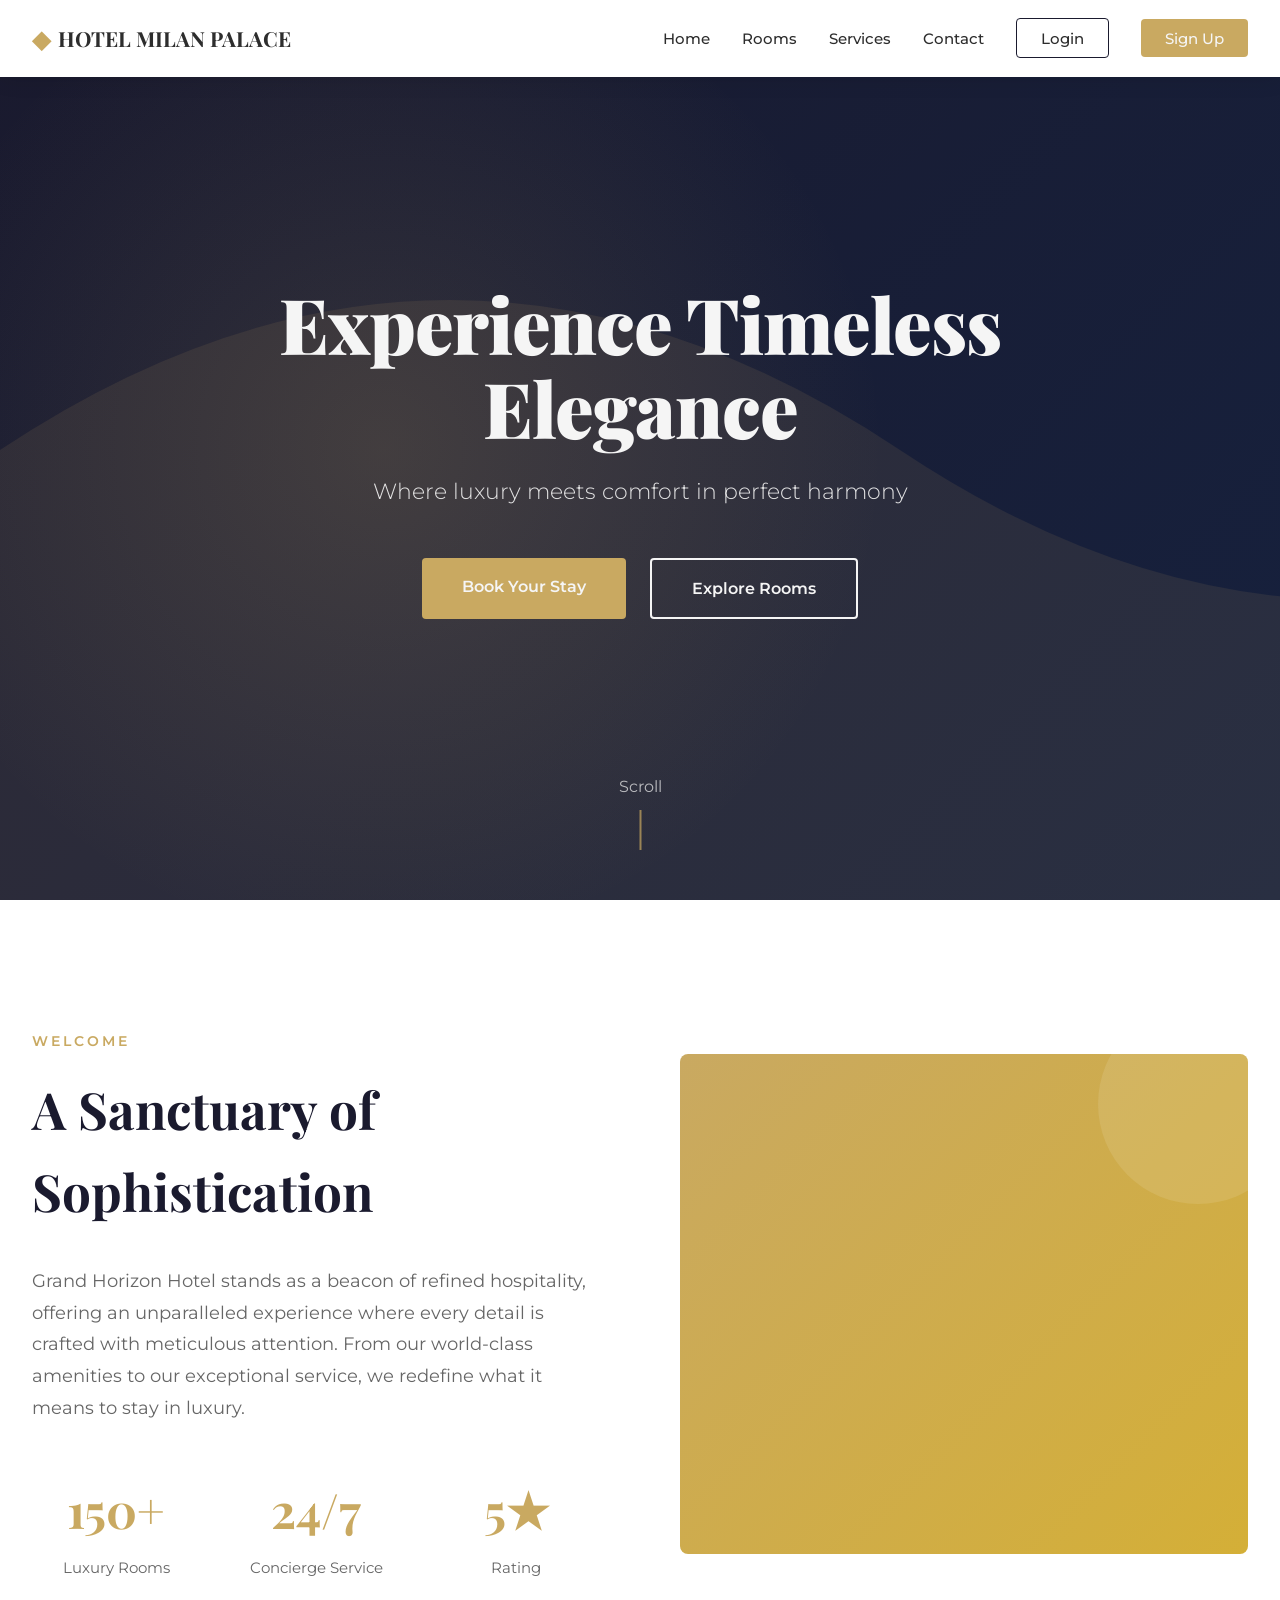
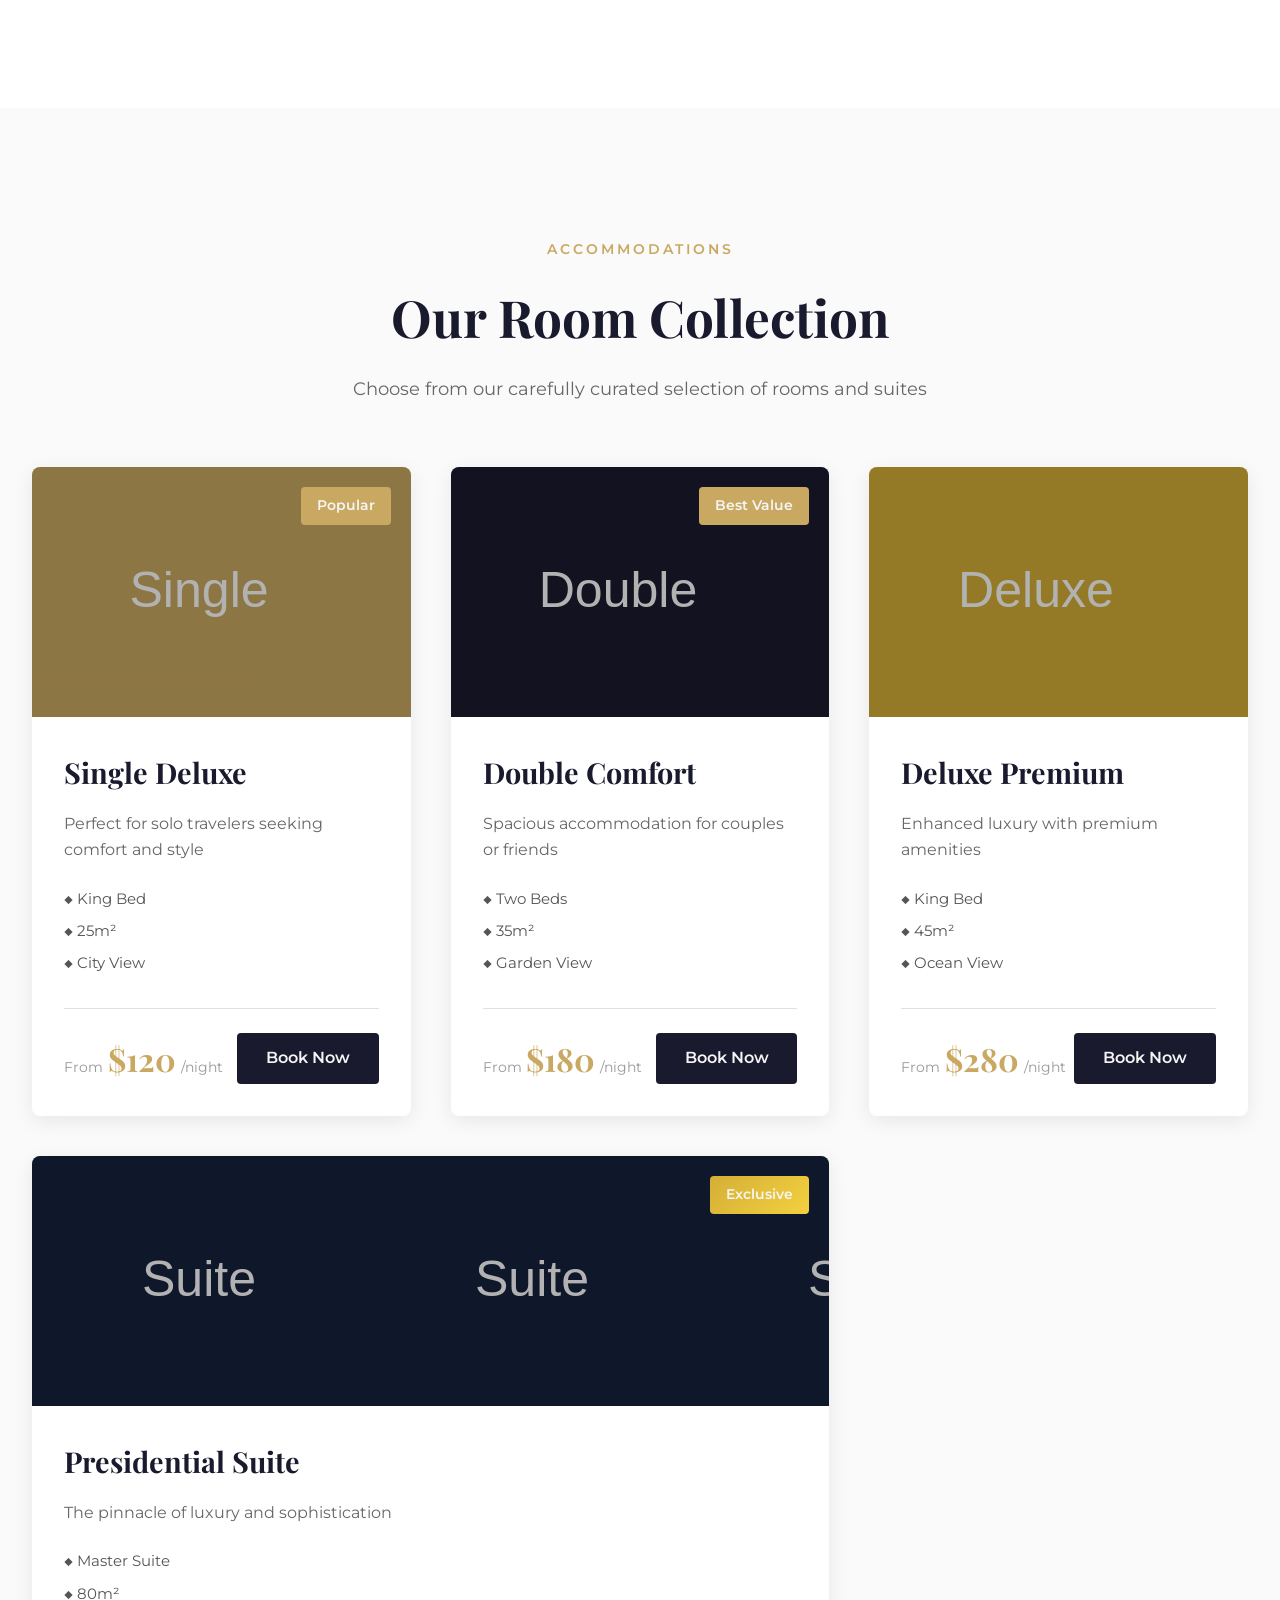
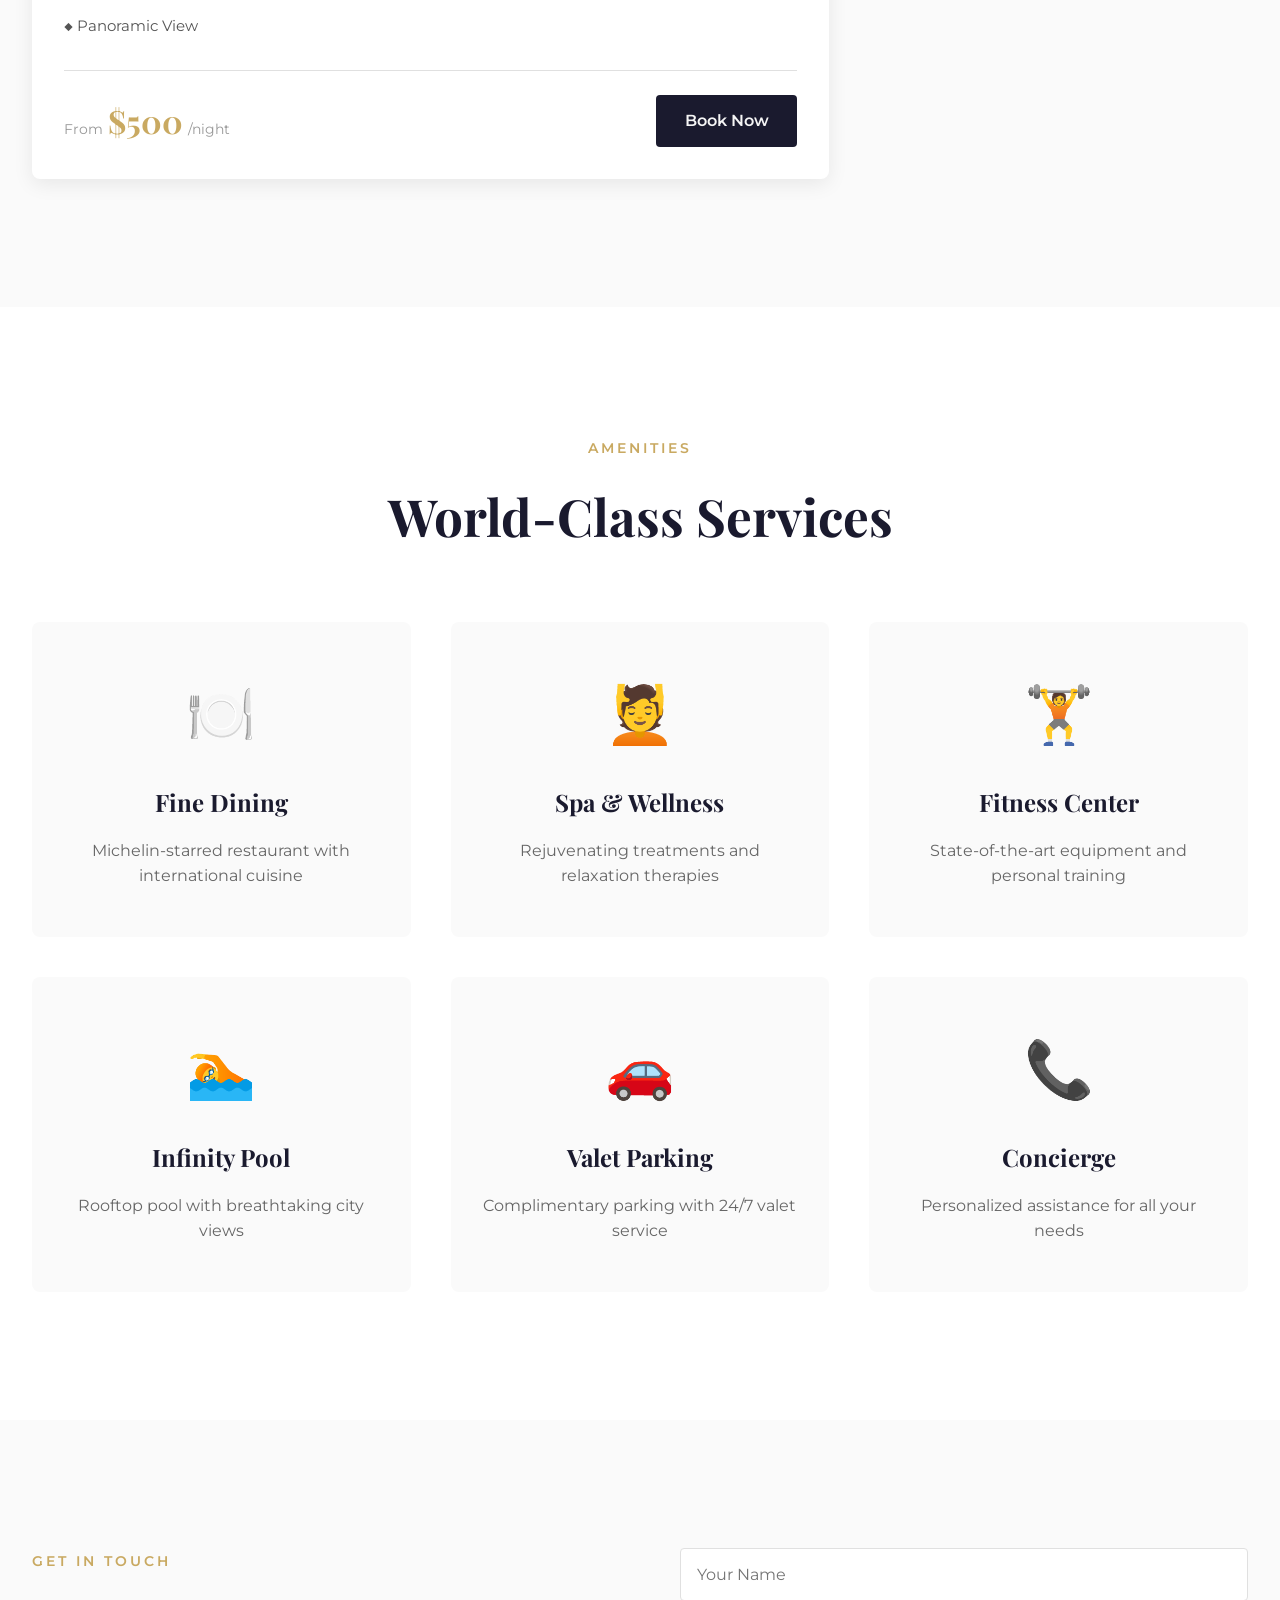
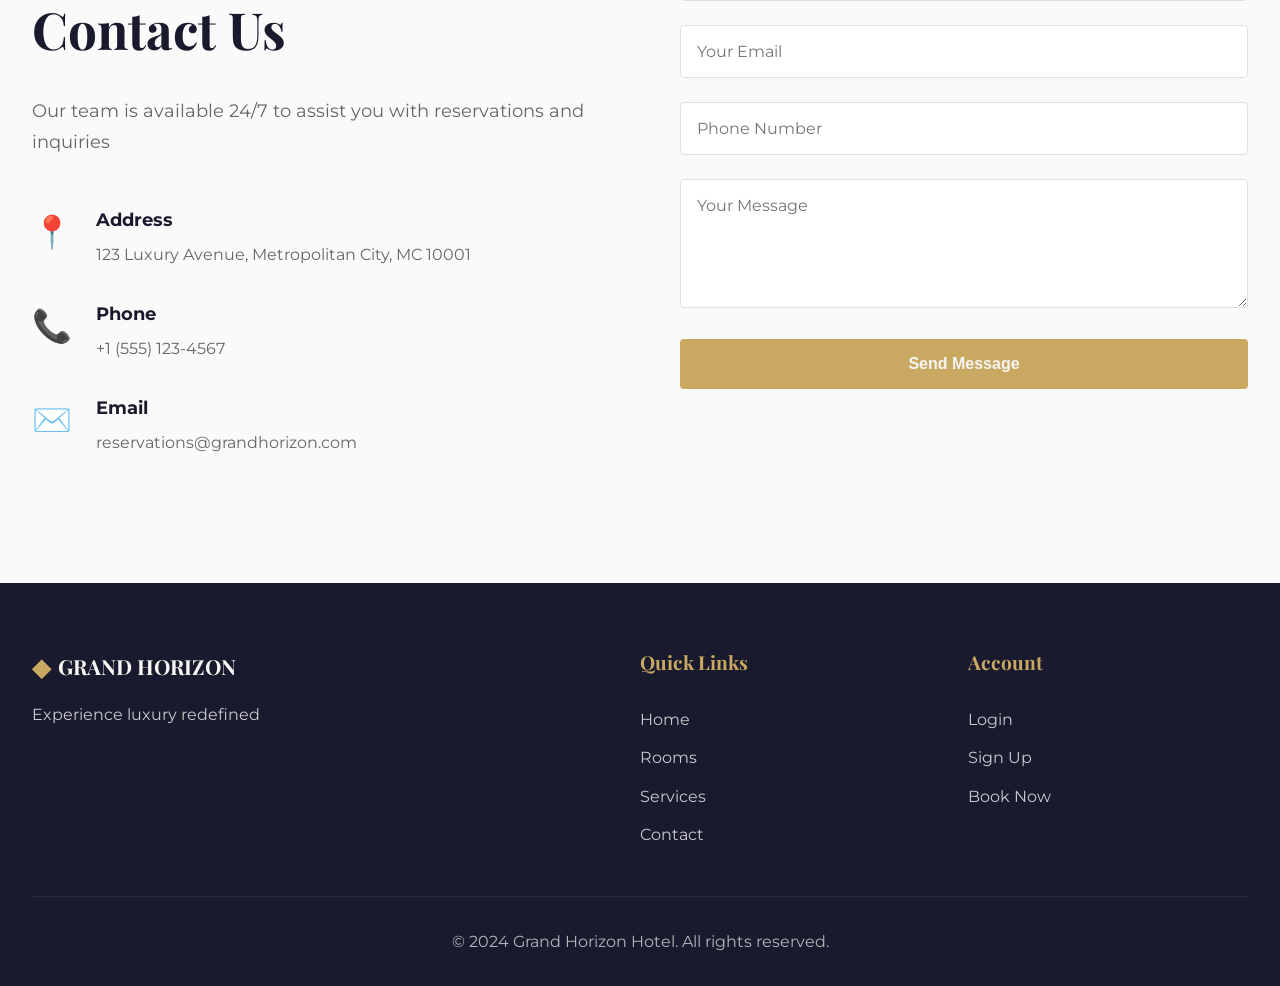
<file: hmp/index.html>
<!DOCTYPE html>
<html lang="en">
<head>
    <meta charset="UTF-8">
    <meta name="viewport" content="width=device-width, initial-scale=1.0">
    <title>Hotel Milan Palace,Prayagraj</title>
    <link rel="stylesheet" href="style.css">
    <link href="https://fonts.googleapis.com/css2?family=Playfair+Display:wght@400;700;900&family=Montserrat:wght@300;400;500;600&display=swap" rel="stylesheet">
</head>
<body>
    <!-- Navigation Bar -->
    <nav class="navbar" id="navbar">
        <div class="nav-container">
            <div class="logo">
                <span class="logo-icon">◆</span>
                <span class="logo-text">HOTEL MILAN PALACE</span>
            </div>
            <ul class="nav-menu" id="navMenu">
                <li><a href="#home" class="nav-link">Home</a></li>
                <li><a href="#rooms" class="nav-link">Rooms</a></li>
                <li><a href="#services" class="nav-link">Services</a></li>
                <li><a href="#contact" class="nav-link">Contact</a></li>
                <li><a href="login.html" class="nav-link nav-btn">Login</a></li>
                <li><a href="signup.html" class="nav-link nav-btn-primary">Sign Up</a></li>
            </ul>
            <div class="hamburger" id="hamburger">
                <span></span>
                <span></span>
                <span></span>
            </div>
        </div>
    </nav>

    <!-- Hero Section -->
    <section class="hero" id="home">
        <div class="hero-overlay"></div>
        <div class="hero-content">
            <h1 class="hero-title fade-in">Experience Timeless Elegance</h1>
            <p class="hero-subtitle fade-in-delay">Where luxury meets comfort in perfect harmony</p>
            <div class="hero-buttons fade-in-delay-2">
                <a href="booking.html" class="btn btn-primary">Book Your Stay</a>
                <a href="#rooms" class="btn btn-secondary">Explore Rooms</a>
            </div>
        </div>
        <div class="scroll-indicator">
            <span>Scroll</span>
            <div class="scroll-line"></div>
        </div>
    </section>

    <!-- Introduction Section -->
    <section class="intro-section">
        <div class="container">
            <div class="intro-grid">
                <div class="intro-text">
                    <span class="section-label">WELCOME</span>
                    <h2 class="section-title">A Sanctuary of Sophistication</h2>
                    <p class="intro-description">
                        Grand Horizon Hotel stands as a beacon of refined hospitality, offering an unparalleled 
                        experience where every detail is crafted with meticulous attention. From our world-class 
                        amenities to our exceptional service, we redefine what it means to stay in luxury.
                    </p>
                    <div class="intro-stats">
                        <div class="stat-item">
                            <h3>150+</h3>
                            <p>Luxury Rooms</p>
                        </div>
                        <div class="stat-item">
                            <h3>24/7</h3>
                            <p>Concierge Service</p>
                        </div>
                        <div class="stat-item">
                            <h3>5★</h3>
                            <p>Rating</p>
                        </div>
                    </div>
                </div>
                <div class="intro-image">
                    <div class="image-placeholder">
                        <div class="image-decoration"></div>
                    </div>
                </div>
            </div>
        </div>
    </section>

    <!-- Room Categories Section -->
    <section class="rooms-section" id="rooms">
        <div class="container">
            <div class="section-header">
                <span class="section-label">ACCOMMODATIONS</span>
                <h2 class="section-title">Our Room Collection</h2>
                <p class="section-description">Choose from our carefully curated selection of rooms and suites</p>
            </div>
            
            <div class="rooms-grid">
                <!-- Single Room -->
                <div class="room-card">
                    <div class="room-image room-single">
                        <div class="room-badge">Popular</div>
                    </div>
                    <div class="room-content">
                        <h3 class="room-title">Single Deluxe</h3>
                        <p class="room-description">Perfect for solo travelers seeking comfort and style</p>
                        <div class="room-features">
                            <span>◆ King Bed</span>
                            <span>◆ 25m²</span>
                            <span>◆ City View</span>
                        </div>
                        <div class="room-footer">
                            <div class="room-price">
                                <span class="price-label">From</span>
                                <span class="price-amount">$120</span>
                                <span class="price-period">/night</span>
                            </div>
                            <a href="booking.html" class="btn-book">Book Now</a>
                        </div>
                    </div>
                </div>

                <!-- Double Room -->
                <div class="room-card">
                    <div class="room-image room-double">
                        <div class="room-badge">Best Value</div>
                    </div>
                    <div class="room-content">
                        <h3 class="room-title">Double Comfort</h3>
                        <p class="room-description">Spacious accommodation for couples or friends</p>
                        <div class="room-features">
                            <span>◆ Two Beds</span>
                            <span>◆ 35m²</span>
                            <span>◆ Garden View</span>
                        </div>
                        <div class="room-footer">
                            <div class="room-price">
                                <span class="price-label">From</span>
                                <span class="price-amount">$180</span>
                                <span class="price-period">/night</span>
                            </div>
                            <a href="booking.html" class="btn-book">Book Now</a>
                        </div>
                    </div>
                </div>

                <!-- Deluxe Room -->
                <div class="room-card">
                    <div class="room-image room-deluxe"></div>
                    <div class="room-content">
                        <h3 class="room-title">Deluxe Premium</h3>
                        <p class="room-description">Enhanced luxury with premium amenities</p>
                        <div class="room-features">
                            <span>◆ King Bed</span>
                            <span>◆ 45m²</span>
                            <span>◆ Ocean View</span>
                        </div>
                        <div class="room-footer">
                            <div class="room-price">
                                <span class="price-label">From</span>
                                <span class="price-amount">$280</span>
                                <span class="price-period">/night</span>
                            </div>
                            <a href="booking.html" class="btn-book">Book Now</a>
                        </div>
                    </div>
                </div>

                <!-- Suite -->
                <div class="room-card room-card-featured">
                    <div class="room-image room-suite">
                        <div class="room-badge room-badge-gold">Exclusive</div>
                    </div>
                    <div class="room-content">
                        <h3 class="room-title">Presidential Suite</h3>
                        <p class="room-description">The pinnacle of luxury and sophistication</p>
                        <div class="room-features">
                            <span>◆ Master Suite</span>
                            <span>◆ 80m²</span>
                            <span>◆ Panoramic View</span>
                        </div>
                        <div class="room-footer">
                            <div class="room-price">
                                <span class="price-label">From</span>
                                <span class="price-amount">$500</span>
                                <span class="price-period">/night</span>
                            </div>
                            <a href="booking.html" class="btn-book">Book Now</a>
                        </div>
                    </div>
                </div>
            </div>
        </div>
    </section>

    <!-- Services Section -->
    <section class="services-section" id="services">
        <div class="container">
            <div class="section-header">
                <span class="section-label">AMENITIES</span>
                <h2 class="section-title">World-Class Services</h2>
            </div>
            
            <div class="services-grid">
                <div class="service-card">
                    <div class="service-icon">🍽️</div>
                    <h3>Fine Dining</h3>
                    <p>Michelin-starred restaurant with international cuisine</p>
                </div>
                <div class="service-card">
                    <div class="service-icon">💆</div>
                    <h3>Spa & Wellness</h3>
                    <p>Rejuvenating treatments and relaxation therapies</p>
                </div>
                <div class="service-card">
                    <div class="service-icon">🏋️</div>
                    <h3>Fitness Center</h3>
                    <p>State-of-the-art equipment and personal training</p>
                </div>
                <div class="service-card">
                    <div class="service-icon">🏊</div>
                    <h3>Infinity Pool</h3>
                    <p>Rooftop pool with breathtaking city views</p>
                </div>
                <div class="service-card">
                    <div class="service-icon">🚗</div>
                    <h3>Valet Parking</h3>
                    <p>Complimentary parking with 24/7 valet service</p>
                </div>
                <div class="service-card">
                    <div class="service-icon">📞</div>
                    <h3>Concierge</h3>
                    <p>Personalized assistance for all your needs</p>
                </div>
            </div>
        </div>
    </section>

    <!-- Contact Section -->
    <section class="contact-section" id="contact">
        <div class="container">
            <div class="contact-grid">
                <div class="contact-info">
                    <span class="section-label">GET IN TOUCH</span>
                    <h2 class="section-title">Contact Us</h2>
                    <p class="contact-description">Our team is available 24/7 to assist you with reservations and inquiries</p>
                    
                    <div class="contact-details">
                        <div class="contact-item">
                            <div class="contact-icon">📍</div>
                            <div>
                                <h4>Address</h4>
                                <p>123 Luxury Avenue, Metropolitan City, MC 10001</p>
                            </div>
                        </div>
                        <div class="contact-item">
                            <div class="contact-icon">📞</div>
                            <div>
                                <h4>Phone</h4>
                                <p>+1 (555) 123-4567</p>
                            </div>
                        </div>
                        <div class="contact-item">
                            <div class="contact-icon">✉️</div>
                            <div>
                                <h4>Email</h4>
                                <p>reservations@grandhorizon.com</p>
                            </div>
                        </div>
                    </div>
                </div>
                
                <div class="contact-form-container">
                    <form class="contact-form" id="contactForm">
                        <div class="form-group">
                            <input type="text" placeholder="Your Name" required>
                        </div>
                        <div class="form-group">
                            <input type="email" placeholder="Your Email" required>
                        </div>
                        <div class="form-group">
                            <input type="tel" placeholder="Phone Number" required>
                        </div>
                        <div class="form-group">
                            <textarea placeholder="Your Message" rows="5" required></textarea>
                        </div>
                        <button type="submit" class="btn btn-primary btn-full">Send Message</button>
                    </form>
                </div>
            </div>
        </div>
    </section>

    <!-- Footer -->
    <footer class="footer">
        <div class="container">
            <div class="footer-content">
                <div class="footer-brand">
                    <div class="logo">
                        <span class="logo-icon">◆</span>
                        <span class="logo-text">GRAND HORIZON</span>
                    </div>
                    <p>Experience luxury redefined</p>
                </div>
                <div class="footer-links">
                    <h4>Quick Links</h4>
                    <a href="#home">Home</a>
                    <a href="#rooms">Rooms</a>
                    <a href="#services">Services</a>
                    <a href="#contact">Contact</a>
                </div>
                <div class="footer-links">
                    <h4>Account</h4>
                    <a href="login.html">Login</a>
                    <a href="signup.html">Sign Up</a>
                    <a href="booking.html">Book Now</a>
                </div>
            </div>
            <div class="footer-bottom">
                <p>&copy; 2024 Grand Horizon Hotel. All rights reserved.</p>
            </div>
        </div>
    </footer>

    <script src="script.js"></script>
</body>
</html>
</file>
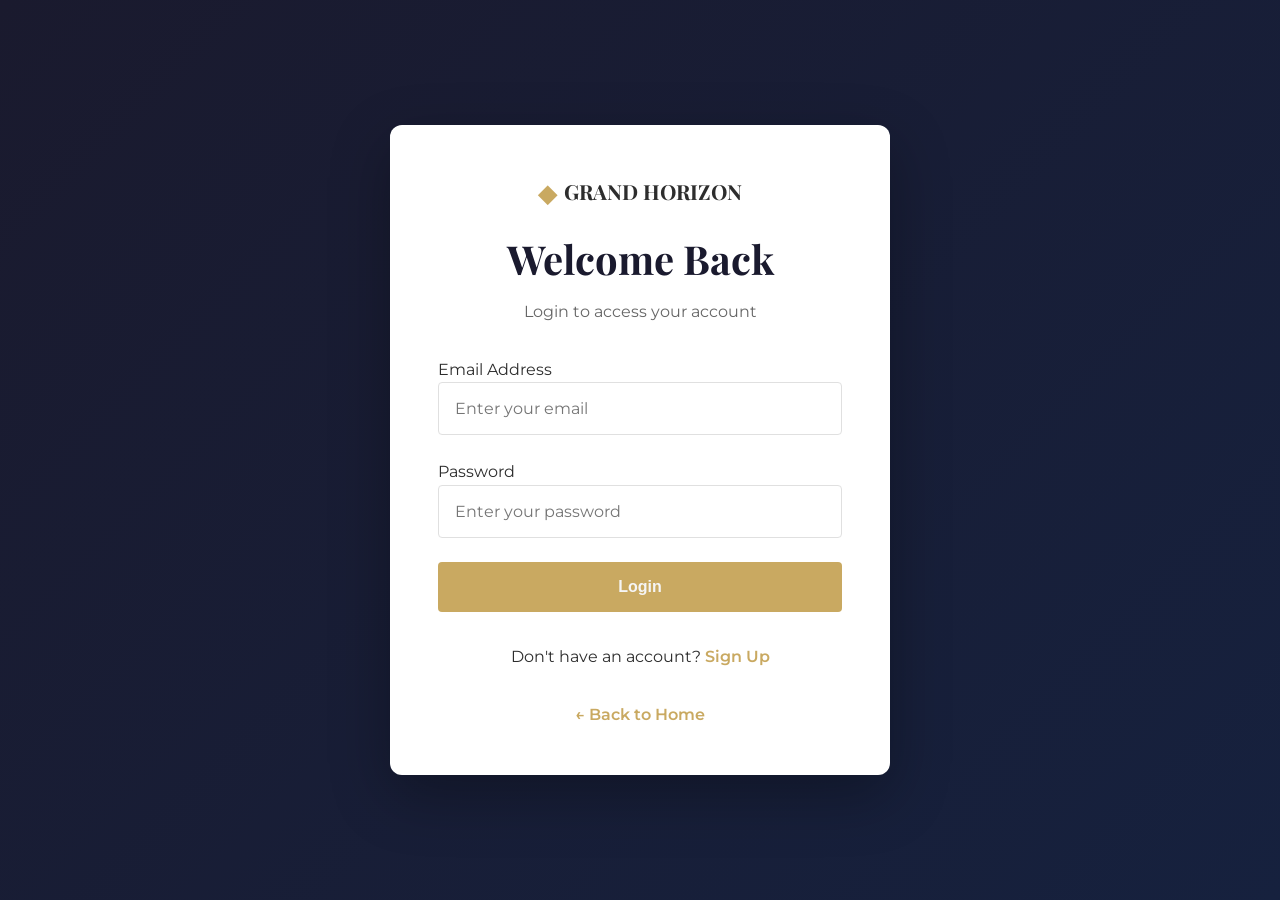
<file: hmp/booking.html>
<!DOCTYPE html>
<html lang="en">
<head>
    <meta charset="UTF-8">
    <meta name="viewport" content="width=device-width, initial-scale=1.0">
    <title>Book a Room - Grand Horizon Hotel</title>
    <link rel="stylesheet" href="style.css">
    <link href="https://fonts.googleapis.com/css2?family=Playfair+Display:wght@400;700;900&family=Montserrat:wght@300;400;500;600&display=swap" rel="stylesheet">
</head>
<body>
    <!-- Navigation Bar -->
    <nav class="navbar" id="navbar">
        <div class="nav-container">
            <div class="logo">
                <span class="logo-icon">◆</span>
                <span class="logo-text">GRAND HORIZON</span>
            </div>
            <ul class="nav-menu" id="navMenu">
                <li><a href="index.html" class="nav-link">Home</a></li>
                <li><a href="#" class="nav-link" id="userGreeting"></a></li>
                <li><a href="#" class="nav-link nav-btn" id="logoutBtn">Logout</a></li>
            </ul>
        </div>
    </nav>

    <div class="booking-container">
        <div class="container">
            <div class="booking-header fade-in">
                <span class="section-label">RESERVATIONS</span>
                <h1 class="section-title">Find Your Perfect Room</h1>
                <p class="section-description">Browse our available rooms and make your reservation</p>
            </div>

            <!-- Search & Filter Section -->
            <div class="filters-section fade-in-delay">
                <h3 style="margin-bottom: 1.5rem; font-family: var(--font-display);">Search & Filter</h3>
                <div class="filters-grid">
                    <div class="filter-group">
                        <label for="searchRoom">Search by Room Number</label>
                        <input type="text" id="searchRoom" placeholder="e.g., 101">
                    </div>
                    <div class="filter-group">
                        <label for="filterFloor">Filter by Floor</label>
                        <select id="filterFloor">
                            <option value="">All Floors</option>
                            <option value="1">Floor 1</option>
                            <option value="2">Floor 2</option>
                            <option value="3">Floor 3</option>
                            <option value="4">Floor 4</option>
                            <option value="5">Floor 5</option>
                        </select>
                    </div>
                    <div class="filter-group">
                        <label for="filterType">Filter by Type</label>
                        <select id="filterType">
                            <option value="">All Types</option>
                            <option value="Single">Single</option>
                            <option value="Double">Double</option>
                            <option value="Deluxe">Deluxe</option>
                            <option value="Suite">Suite</option>
                        </select>
                    </div>
                    <div class="filter-group">
                        <label for="filterAvailability">Availability</label>
                        <select id="filterAvailability">
                            <option value="">All Rooms</option>
                            <option value="true">Available Only</option>
                            <option value="false">Booked Only</option>
                        </select>
                    </div>
                    <div class="filter-group">
                        <label for="sortBy">Sort By</label>
                        <select id="sortBy">
                            <option value="number">Room Number</option>
                            <option value="price-asc">Price (Low to High)</option>
                            <option value="price-desc">Price (High to Low)</option>
                            <option value="type">Room Type</option>
                        </select>
                    </div>
                    <div class="filter-group" style="display: flex; align-items: flex-end;">
                        <button class="btn btn-secondary" onclick="resetFilters()">Reset Filters</button>
                    </div>
                </div>
            </div>

            <!-- Rooms List -->
            <div class="rooms-list" id="roomsList">
                <!-- Rooms will be dynamically loaded here -->
            </div>
        </div>
    </div>

    <!-- Booking Modal -->
    <div class="modal" id="bookingModal">
        <div class="modal-content">
            <span class="modal-close" onclick="closeModal()">&times;</span>
            <h2 style="font-family: var(--font-display); margin-bottom: 2rem;">Complete Your Booking</h2>
            
            <div id="roomDetails" style="margin-bottom: 2rem;"></div>
            
            <form id="bookingForm">
                <div class="form-group">
                    <label for="checkIn">Check-in Date</label>
                    <input type="date" id="checkIn" required>
                </div>
                <div class="form-group">
                    <label for="checkOut">Check-out Date</label>
                    <input type="date" id="checkOut" required>
                </div>
                <div class="form-group">
                    <label for="guests">Number of Guests</label>
                    <input type="number" id="guests" min="1" max="4" value="1" required>
                </div>
                <div class="form-group">
                    <label for="specialRequests">Special Requests (Optional)</label>
                    <textarea id="specialRequests" rows="3" placeholder="Any special requirements..."></textarea>
                </div>
                
                <div id="bookingTotal" style="background: #fafafa; padding: 1rem; border-radius: 4px; margin-bottom: 1.5rem;">
                    <p style="display: flex; justify-content: space-between; margin-bottom: 0.5rem;">
                        <span>Nights:</span>
                        <strong id="nightsCount">0</strong>
                    </p>
                    <p style="display: flex; justify-content: space-between; font-size: 1.2rem; color: var(--secondary-color);">
                        <span>Total:</span>
                        <strong id="totalPrice">$0</strong>
                    </p>
                </div>
                
                <button type="submit" class="btn btn-primary btn-full">Confirm Booking</button>
            </form>
        </div>
    </div>

    <script src="script.js"></script>
    <script>
        // Initialize rooms data (simulating backend data)
        let rooms = [
            { id: 101, number: 101, floor: 1, type: 'Single', price: 120, available: true },
            { id: 102, number: 102, floor: 1, type: 'Single', price: 120, available: true },
            { id: 103, number: 103, floor: 1, type: 'Double', price: 180, available: false },
            { id: 104, number: 104, floor: 1, type: 'Double', price: 180, available: true },
            { id: 201, number: 201, floor: 2, type: 'Deluxe', price: 280, available: true },
            { id: 202, number: 202, floor: 2, type: 'Deluxe', price: 280, available: true },
            { id: 203, number: 203, floor: 2, type: 'Double', price: 180, available: false },
            { id: 204, number: 204, floor: 2, type: 'Single', price: 120, available: true },
            { id: 301, number: 301, floor: 3, type: 'Suite', price: 500, available: true },
            { id: 302, number: 302, floor: 3, type: 'Deluxe', price: 280, available: true },
            { id: 303, number: 303, floor: 3, type: 'Double', price: 180, available: true },
            { id: 304, number: 304, floor: 3, type: 'Single', price: 120, available: false },
            { id: 401, number: 401, floor: 4, type: 'Suite', price: 500, available: true },
            { id: 402, number: 402, floor: 4, type: 'Deluxe', price: 280, available: true },
            { id: 501, number: 501, floor: 5, type: 'Suite', price: 500, available: false },
            { id: 502, number: 502, floor: 5, type: 'Suite', price: 500, available: true },
        ];

        // Load rooms from localStorage if exists
        if (localStorage.getItem('hotelRooms')) {
            rooms = JSON.parse(localStorage.getItem('hotelRooms'));
        } else {
            localStorage.setItem('hotelRooms', JSON.stringify(rooms));
        }

        let currentBookingRoom = null;

        // Check if user is logged in
        const currentUser = JSON.parse(localStorage.getItem('currentUser') || 'null');
        if (!currentUser) {
            alert('Please login to book a room');
            window.location.href = 'login.html';
        } else {
            document.getElementById('userGreeting').textContent = `Hello, ${currentUser.name}`;
        }

        // Logout functionality
        document.getElementById('logoutBtn').addEventListener('click', function(e) {
            e.preventDefault();
            localStorage.removeItem('currentUser');
            window.location.href = 'index.html';
        });

        // Display rooms
        function displayRooms(roomsToDisplay) {
            const roomsList = document.getElementById('roomsList');
            
            if (roomsToDisplay.length === 0) {
                roomsList.innerHTML = '<p style="text-align: center; padding: 3rem; color: #999;">No rooms found matching your criteria.</p>';
                return;
            }
            
            roomsList.innerHTML = roomsToDisplay.map(room => `
                <div class="room-item">
                    <div class="room-item-image room-${room.type.toLowerCase()}"></div>
                    <div class="room-item-details">
                        <h3 class="room-item-title">Room ${room.number} - ${room.type}</h3>
                        <p style="color: #666; margin-bottom: 1rem;">Floor ${room.floor}</p>
                        <div class="room-specs">
                            <div class="spec-item">
                                <span>🛏️</span>
                                <span>${room.type === 'Single' ? 'King Bed' : room.type === 'Double' ? 'Two Beds' : 'Master Suite'}</span>
                            </div>
                            <div class="spec-item">
                                <span>📏</span>
                                <span>${room.type === 'Single' ? '25m²' : room.type === 'Double' ? '35m²' : room.type === 'Deluxe' ? '45m²' : '80m²'}</span>
                            </div>
                            <div class="spec-item">
                                <span>🪟</span>
                                <span>${room.floor >= 3 ? 'Ocean View' : room.floor === 2 ? 'Garden View' : 'City View'}</span>
                            </div>
                        </div>
                        <div style="margin-top: 1rem;">
                            <span class="room-status ${room.available ? 'status-available' : 'status-booked'}">
                                ${room.available ? '✓ Available' : '✗ Booked'}
                            </span>
                        </div>
                    </div>
                    <div class="room-item-actions">
                        <div class="room-price" style="margin-bottom: 1.5rem;">
                            <div class="price-amount">$${room.price}</div>
                            <div class="price-period">/night</div>
                        </div>
                        ${room.available ? `
                            <button class="btn btn-primary" onclick="openBookingModal(${room.id})">Book Now</button>
                        ` : `
                            <button class="btn" style="background: #ccc; cursor: not-allowed;" disabled>Not Available</button>
                            <button class="btn btn-secondary" style="margin-top: 0.5rem;" onclick="cancelBooking(${room.id})">Cancel Booking</button>
                        `}
                    </div>
                </div>
            `).join('');
        }

        // Search and filter functionality
        function filterAndSortRooms() {
            let filteredRooms = [...rooms];
            
            // Search by room number
            const searchTerm = document.getElementById('searchRoom').value;
            if (searchTerm) {
                filteredRooms = filteredRooms.filter(room => 
                    room.number.toString().includes(searchTerm)
                );
            }
            
            // Filter by floor
            const floorFilter = document.getElementById('filterFloor').value;
            if (floorFilter) {
                filteredRooms = filteredRooms.filter(room => 
                    room.floor === parseInt(floorFilter)
                );
            }
            
            // Filter by type
            const typeFilter = document.getElementById('filterType').value;
            if (typeFilter) {
                filteredRooms = filteredRooms.filter(room => 
                    room.type === typeFilter
                );
            }
            
            // Filter by availability
            const availabilityFilter = document.getElementById('filterAvailability').value;
            if (availabilityFilter) {
                filteredRooms = filteredRooms.filter(room => 
                    room.available === (availabilityFilter === 'true')
                );
            }
            
            // Sort rooms
            const sortBy = document.getElementById('sortBy').value;
            switch(sortBy) {
                case 'number':
                    filteredRooms.sort((a, b) => a.number - b.number);
                    break;
                case 'price-asc':
                    filteredRooms.sort((a, b) => a.price - b.price);
                    break;
                case 'price-desc':
                    filteredRooms.sort((a, b) => b.price - a.price);
                    break;
                case 'type':
                    filteredRooms.sort((a, b) => a.type.localeCompare(b.type));
                    break;
            }
            
            displayRooms(filteredRooms);
        }

        function resetFilters() {
            document.getElementById('searchRoom').value = '';
            document.getElementById('filterFloor').value = '';
            document.getElementById('filterType').value = '';
            document.getElementById('filterAvailability').value = '';
            document.getElementById('sortBy').value = 'number';
            filterAndSortRooms();
        }

        // Add event listeners to filters
        ['searchRoom', 'filterFloor', 'filterType', 'filterAvailability', 'sortBy'].forEach(id => {
            document.getElementById(id).addEventListener('change', filterAndSortRooms);
            document.getElementById(id).addEventListener('keyup', filterAndSortRooms);
        });

        // Booking modal functions
        function openBookingModal(roomId) {
            currentBookingRoom = rooms.find(r => r.id === roomId);
            const modal = document.getElementById('bookingModal');
            
            document.getElementById('roomDetails').innerHTML = `
                <div style="background: #fafafa; padding: 1.5rem; border-radius: 4px;">
                    <h3 style="font-family: var(--font-display); margin-bottom: 1rem;">Room ${currentBookingRoom.number} - ${currentBookingRoom.type}</h3>
                    <p style="color: #666;">Floor ${currentBookingRoom.floor} • $${currentBookingRoom.price}/night</p>
                </div>
            `;
            
            // Set minimum date to today
            const today = new Date().toISOString().split('T')[0];
            document.getElementById('checkIn').min = today;
            document.getElementById('checkOut').min = today;
            
            modal.classList.add('show');
        }

        function closeModal() {
            document.getElementById('bookingModal').classList.remove('show');
            currentBookingRoom = null;
            document.getElementById('bookingForm').reset();
        }

        // Calculate total price
        function updateTotal() {
            const checkIn = new Date(document.getElementById('checkIn').value);
            const checkOut = new Date(document.getElementById('checkOut').value);
            
            if (checkIn && checkOut && checkOut > checkIn && currentBookingRoom) {
                const nights = Math.ceil((checkOut - checkIn) / (1000 * 60 * 60 * 24));
                const total = nights * currentBookingRoom.price;
                
                document.getElementById('nightsCount').textContent = nights;
                document.getElementById('totalPrice').textContent = '$' + total;
            }
        }

        document.getElementById('checkIn').addEventListener('change', function() {
            document.getElementById('checkOut').min = this.value;
            updateTotal();
        });
        document.getElementById('checkOut').addEventListener('change', updateTotal);

        // Handle booking submission
        document.getElementById('bookingForm').addEventListener('submit', function(e) {
            e.preventDefault();
            
            const checkIn = document.getElementById('checkIn').value;
            const checkOut = document.getElementById('checkOut').value;
            const guests = document.getElementById('guests').value;
            const specialRequests = document.getElementById('specialRequests').value;
            
            // Create booking
            const booking = {
                id: Date.now(),
                userId: currentUser.id,
                userName: currentUser.name,
                userEmail: currentUser.email,
                roomId: currentBookingRoom.id,
                roomNumber: currentBookingRoom.number,
                roomType: currentBookingRoom.type,
                checkIn: checkIn,
                checkOut: checkOut,
                guests: guests,
                specialRequests: specialRequests,
                totalPrice: document.getElementById('totalPrice').textContent,
                status: 'confirmed',
                bookedAt: new Date().toISOString()
            };
            
            // Update room availability
            const roomIndex = rooms.findIndex(r => r.id === currentBookingRoom.id);
            rooms[roomIndex].available = false;
            localStorage.setItem('hotelRooms', JSON.stringify(rooms));
            
            // Store booking
            const bookings = JSON.parse(localStorage.getItem('hotelBookings') || '[]');
            bookings.push(booking);
            localStorage.setItem('hotelBookings', JSON.stringify(bookings));
            
            alert('Booking confirmed! Confirmation details sent to ' + currentUser.email);
            closeModal();
            filterAndSortRooms();
        });

        function cancelBooking(roomId) {
            if (!confirm('Are you sure you want to cancel this booking?')) return;
            
            // Update room availability
            const roomIndex = rooms.findIndex(r => r.id === roomId);
            rooms[roomIndex].available = true;
            localStorage.setItem('hotelRooms', JSON.stringify(rooms));
            
            // Remove booking (simplified - in real app would check user ownership)
            const bookings = JSON.parse(localStorage.getItem('hotelBookings') || '[]');
            const updatedBookings = bookings.filter(b => b.roomId !== roomId);
            localStorage.setItem('hotelBookings', JSON.stringify(updatedBookings));
            
            alert('Booking cancelled successfully!');
            filterAndSortRooms();
        }

        // Initial display
        displayRooms(rooms);
    </script>
</body>
</html>
</file>
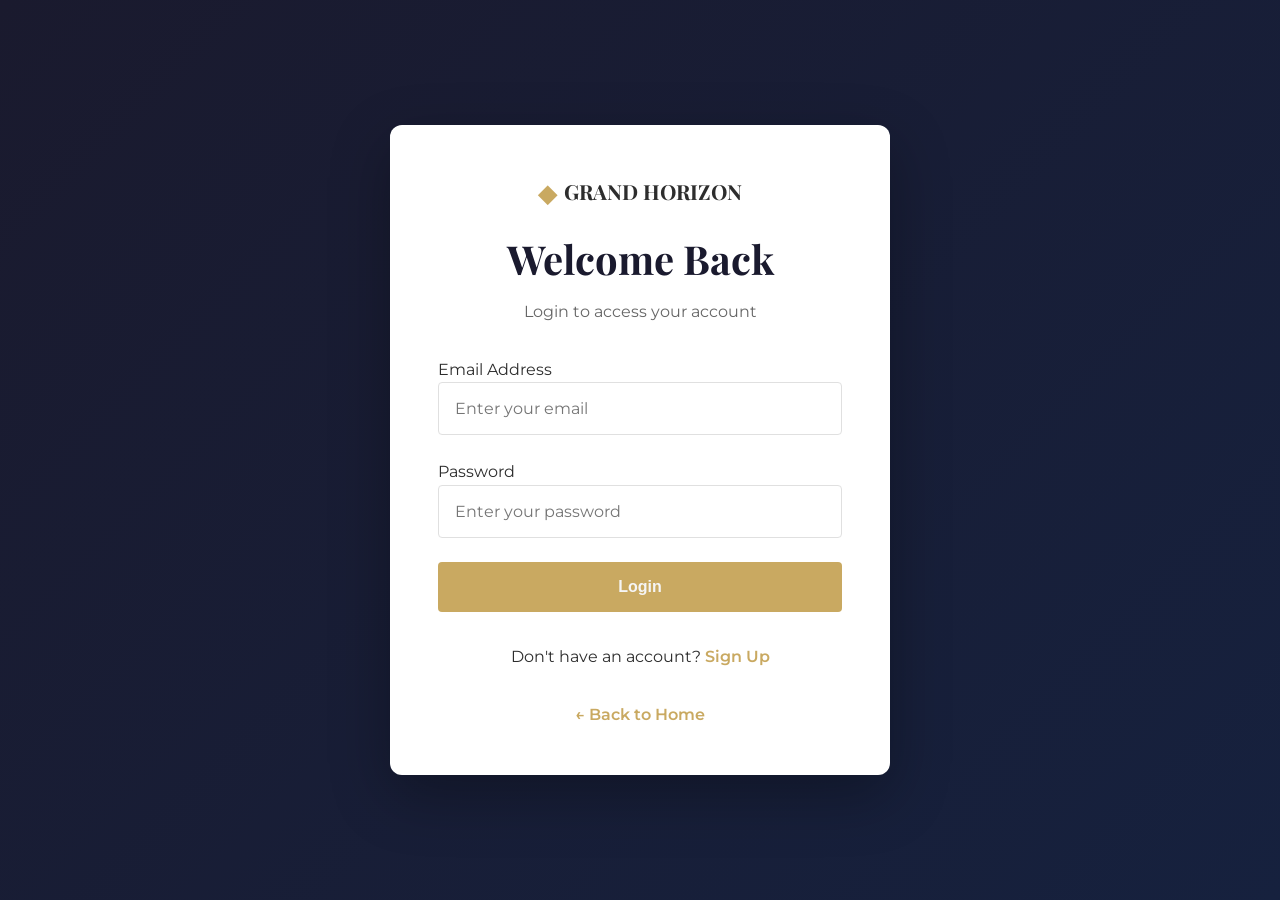
<file: hmp/login.html>
<!DOCTYPE html>
<html lang="en">
<head>
    <meta charset="UTF-8">
    <meta name="viewport" content="width=device-width, initial-scale=1.0">
    <title>Login - Grand Horizon Hotel</title>
    <link rel="stylesheet" href="style.css">
    <link href="https://fonts.googleapis.com/css2?family=Playfair+Display:wght@400;700;900&family=Montserrat:wght@300;400;500;600&display=swap" rel="stylesheet">
</head>
<body>
    <div class="auth-container">
        <div class="auth-box fade-in">
            <div class="auth-header">
                <div class="logo" style="justify-content: center; margin-bottom: 1rem;">
                    <span class="logo-icon">◆</span>
                    <span class="logo-text">GRAND HORIZON</span>
                </div>
                <h1>Welcome Back</h1>
                <p>Login to access your account</p>
            </div>
            
            <form id="loginForm" class="auth-form">
                <div class="form-group">
                    <label for="email">Email Address</label>
                    <input type="email" id="email" name="email" placeholder="Enter your email" required>
                    <div class="error-message" id="emailError"></div>
                </div>
                
                <div class="form-group">
                    <label for="password">Password</label>
                    <input type="password" id="password" name="password" placeholder="Enter your password" required>
                    <div class="error-message" id="passwordError"></div>
                </div>
                
                <div class="error-message" id="formError"></div>
                
                <button type="submit" class="btn btn-primary btn-full">Login</button>
            </form>
            
            <div class="auth-link">
                <p>Don't have an account? <a href="signup.html">Sign Up</a></p>
            </div>
            
            <div class="auth-link">
                <a href="index.html">← Back to Home</a>
            </div>
        </div>
    </div>
    
    <script src="script.js"></script>
    <script>
        // Login form handling
        document.getElementById('loginForm').addEventListener('submit', function(e) {
            e.preventDefault();
            
            const email = document.getElementById('email').value.trim();
            const password = document.getElementById('password').value;
            
            // Clear previous errors
            document.querySelectorAll('.error-message').forEach(el => {
                el.textContent = '';
                el.classList.remove('show');
            });
            
            // Validation
            let isValid = true;
            
            if (!validateEmail(email)) {
                showError('emailError', 'Please enter a valid email address');
                isValid = false;
            }
            
            if (password.length < 6) {
                showError('passwordError', 'Password must be at least 6 characters');
                isValid = false;
            }
            
            if (!isValid) return;
            
            // Simulate login (in real app, this would communicate with C++ backend)
            const users = JSON.parse(localStorage.getItem('hotelUsers') || '[]');
            const user = users.find(u => u.email === email && u.password === password);
            
            if (user) {
                // Store logged in user
                localStorage.setItem('currentUser', JSON.stringify(user));
                alert('Login successful! Welcome, ' + user.name);
                window.location.href = 'booking.html';
            } else {
                showError('formError', 'Invalid email or password');
            }
        });
        
        function validateEmail(email) {
            const re = /^[^\s@]+@[^\s@]+\.[^\s@]+$/;
            return re.test(email);
        }
        
        function showError(elementId, message) {
            const errorElement = document.getElementById(elementId);
            errorElement.textContent = message;
            errorElement.classList.add('show');
        }
    </script>
</body>
</html>
</file>
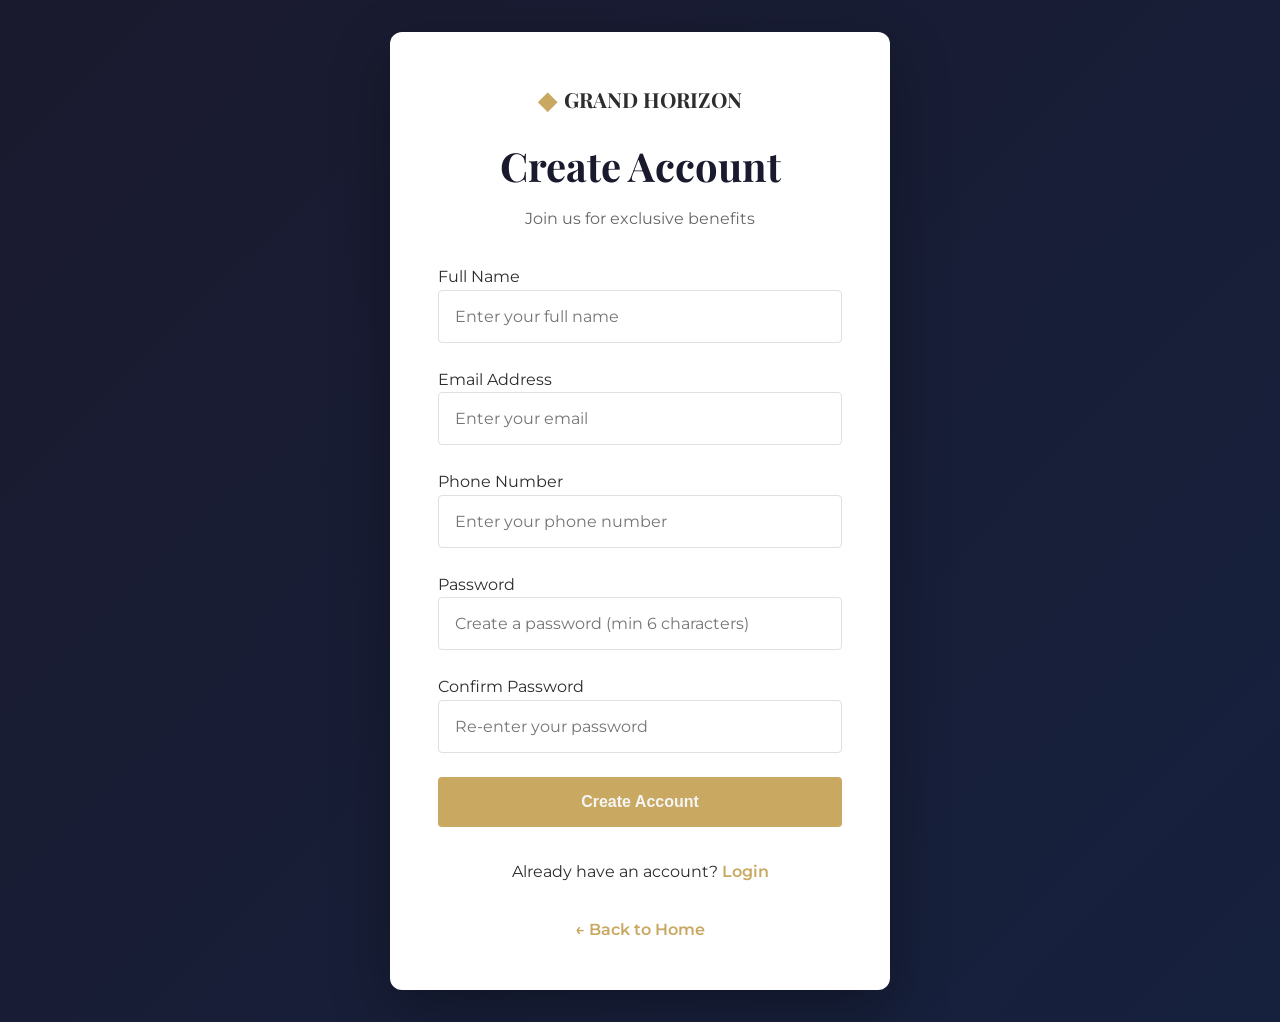
<file: hmp/signup.html>
<!DOCTYPE html>
<html lang="en">
<head>
    <meta charset="UTF-8">
    <meta name="viewport" content="width=device-width, initial-scale=1.0">
    <title>Sign Up - Grand Horizon Hotel</title>
    <link rel="stylesheet" href="style.css">
    <link href="https://fonts.googleapis.com/css2?family=Playfair+Display:wght@400;700;900&family=Montserrat:wght@300;400;500;600&display=swap" rel="stylesheet">
</head>
<body>
    <div class="auth-container">
        <div class="auth-box fade-in">
            <div class="auth-header">
                <div class="logo" style="justify-content: center; margin-bottom: 1rem;">
                    <span class="logo-icon">◆</span>
                    <span class="logo-text">GRAND HORIZON</span>
                </div>
                <h1>Create Account</h1>
                <p>Join us for exclusive benefits</p>
            </div>
            
            <form id="signupForm" class="auth-form">
                <div class="form-group">
                    <label for="name">Full Name</label>
                    <input type="text" id="name" name="name" placeholder="Enter your full name" required>
                    <div class="error-message" id="nameError"></div>
                </div>
                
                <div class="form-group">
                    <label for="email">Email Address</label>
                    <input type="email" id="email" name="email" placeholder="Enter your email" required>
                    <div class="error-message" id="emailError"></div>
                </div>
                
                <div class="form-group">
                    <label for="phone">Phone Number</label>
                    <input type="tel" id="phone" name="phone" placeholder="Enter your phone number" required>
                    <div class="error-message" id="phoneError"></div>
                </div>
                
                <div class="form-group">
                    <label for="password">Password</label>
                    <input type="password" id="password" name="password" placeholder="Create a password (min 6 characters)" required>
                    <div class="error-message" id="passwordError"></div>
                </div>
                
                <div class="form-group">
                    <label for="confirmPassword">Confirm Password</label>
                    <input type="password" id="confirmPassword" name="confirmPassword" placeholder="Re-enter your password" required>
                    <div class="error-message" id="confirmPasswordError"></div>
                </div>
                
                <div class="error-message" id="formError"></div>
                
                <button type="submit" class="btn btn-primary btn-full">Create Account</button>
            </form>
            
            <div class="auth-link">
                <p>Already have an account? <a href="login.html">Login</a></p>
            </div>
            
            <div class="auth-link">
                <a href="index.html">← Back to Home</a>
            </div>
        </div>
    </div>
    
    <script src="script.js"></script>
    <script>
        // Signup form handling
        document.getElementById('signupForm').addEventListener('submit', function(e) {
            e.preventDefault();
            
            const name = document.getElementById('name').value.trim();
            const email = document.getElementById('email').value.trim();
            const phone = document.getElementById('phone').value.trim();
            const password = document.getElementById('password').value;
            const confirmPassword = document.getElementById('confirmPassword').value;
            
            // Clear previous errors
            document.querySelectorAll('.error-message').forEach(el => {
                el.textContent = '';
                el.classList.remove('show');
            });
            
            // Validation
            let isValid = true;
            
            if (name.length < 2) {
                showError('nameError', 'Name must be at least 2 characters');
                isValid = false;
            }
            
            if (!validateEmail(email)) {
                showError('emailError', 'Please enter a valid email address');
                isValid = false;
            }
            
            if (!validatePhone(phone)) {
                showError('phoneError', 'Please enter a valid phone number');
                isValid = false;
            }
            
            if (password.length < 6) {
                showError('passwordError', 'Password must be at least 6 characters');
                isValid = false;
            }
            
            if (password !== confirmPassword) {
                showError('confirmPasswordError', 'Passwords do not match');
                isValid = false;
            }
            
            if (!isValid) return;
            
            // Check if email already exists
            const users = JSON.parse(localStorage.getItem('hotelUsers') || '[]');
            if (users.some(u => u.email === email)) {
                showError('emailError', 'Email already registered');
                return;
            }
            
            // Create new user
            const newUser = {
                id: Date.now(),
                name: name,
                email: email,
                phone: phone,
                password: password,
                createdAt: new Date().toISOString()
            };
            
            users.push(newUser);
            localStorage.setItem('hotelUsers', JSON.stringify(users));
            
            alert('Account created successfully! Please login.');
            window.location.href = 'login.html';
        });
        
        function validateEmail(email) {
            const re = /^[^\s@]+@[^\s@]+\.[^\s@]+$/;
            return re.test(email);
        }
        
        function validatePhone(phone) {
            const re = /^[\d\s\-\+\(\)]{10,}$/;
            return re.test(phone);
        }
        
        function showError(elementId, message) {
            const errorElement = document.getElementById(elementId);
            errorElement.textContent = message;
            errorElement.classList.add('show');
        }
    </script>
</body>
</html>
</file>
<file: hmp/style.css>
/* ==================== CSS VARIABLES ==================== */
:root {
    --primary-color: #1a1a2e;
    --secondary-color: #c9a961;
    --accent-color: #d4af37;
    --text-dark: #2d2d2d;
    --text-light: #f5f5f5;
    --bg-light: #ffffff;
    --bg-dark: #0f0f1e;
    --bg-overlay: rgba(26, 26, 46, 0.85);
    --border-color: #e0e0e0;
    --error-color: #e74c3c;
    --success-color: #27ae60;
    
    --font-display: 'Playfair Display', serif;
    --font-body: 'Montserrat', sans-serif;
    
    --transition-smooth: all 0.3s cubic-bezier(0.4, 0, 0.2, 1);
    --transition-bounce: all 0.5s cubic-bezier(0.68, -0.55, 0.265, 1.55);
}

/* ==================== RESET & BASE STYLES ==================== */
* {
    margin: 0;
    padding: 0;
    box-sizing: border-box;
}

html {
    scroll-behavior: smooth;
}

body {
    font-family: var(--font-body);
    color: var(--text-dark);
    line-height: 1.6;
    overflow-x: hidden;
    background-color: var(--bg-light);
}

img {
    max-width: 100%;
    height: auto;
    display: block;
}

a {
    text-decoration: none;
    color: inherit;
}

/* ==================== ANIMATIONS ==================== */
@keyframes fadeIn {
    from {
        opacity: 0;
        transform: translateY(30px);
    }
    to {
        opacity: 1;
        transform: translateY(0);
    }
}

@keyframes slideInLeft {
    from {
        opacity: 0;
        transform: translateX(-50px);
    }
    to {
        opacity: 1;
        transform: translateX(0);
    }
}

@keyframes slideInRight {
    from {
        opacity: 0;
        transform: translateX(50px);
    }
    to {
        opacity: 1;
        transform: translateX(0);
    }
}

@keyframes float {
    0%, 100% {
        transform: translateY(0);
    }
    50% {
        transform: translateY(-20px);
    }
}

@keyframes shimmer {
    0% {
        background-position: -1000px 0;
    }
    100% {
        background-position: 1000px 0;
    }
}

.fade-in {
    animation: fadeIn 1s ease-out;
}

.fade-in-delay {
    animation: fadeIn 1s ease-out 0.3s backwards;
}

.fade-in-delay-2 {
    animation: fadeIn 1s ease-out 0.6s backwards;
}

/* ==================== NAVIGATION BAR ==================== */
.navbar {
    position: fixed;
    top: 0;
    width: 100%;
    z-index: 1000;
    background: var(--bg-light);
    box-shadow: 0 2px 20px rgba(0, 0, 0, 0.1);
    transition: var(--transition-smooth);
}

.navbar.scrolled {
    background: rgba(255, 255, 255, 0.95);
    backdrop-filter: blur(10px);
}

.nav-container {
    max-width: 1400px;
    margin: 0 auto;
    padding: 1.2rem 2rem;
    display: flex;
    justify-content: space-between;
    align-items: center;
}

.logo {
    display: flex;
    align-items: center;
    gap: 0.5rem;
    font-family: var(--font-display);
    font-weight: 700;
    font-size: 1.3rem;
}

.logo-icon {
    color: var(--secondary-color);
    font-size: 1.5rem;
}

.nav-menu {
    display: flex;
    list-style: none;
    gap: 2rem;
    align-items: center;
}

.nav-link {
    font-size: 0.95rem;
    font-weight: 500;
    transition: var(--transition-smooth);
    position: relative;
}

.nav-link::after {
    content: '';
    position: absolute;
    bottom: -5px;
    left: 0;
    width: 0;
    height: 2px;
    background: var(--secondary-color);
    transition: var(--transition-smooth);
}

.nav-link:hover::after {
    width: 100%;
}

.nav-btn {
    padding: 0.6rem 1.5rem;
    border: 1px solid var(--primary-color);
    border-radius: 4px;
    transition: var(--transition-smooth);
}

.nav-btn:hover {
    background: var(--primary-color);
    color: var(--text-light);
}

.nav-btn-primary {
    padding: 0.6rem 1.5rem;
    background: var(--secondary-color);
    color: var(--text-light);
    border-radius: 4px;
    transition: var(--transition-smooth);
}

.nav-btn-primary:hover {
    background: var(--accent-color);
    transform: translateY(-2px);
    box-shadow: 0 5px 15px rgba(201, 169, 97, 0.3);
}

.hamburger {
    display: none;
    flex-direction: column;
    gap: 5px;
    cursor: pointer;
}

.hamburger span {
    width: 25px;
    height: 3px;
    background: var(--primary-color);
    transition: var(--transition-smooth);
}

/* ==================== HERO SECTION ==================== */
.hero {
    position: relative;
    height: 100vh;
    display: flex;
    align-items: center;
    justify-content: center;
    background: linear-gradient(135deg, #1a1a2e 0%, #16213e 100%);
    overflow: hidden;
}

.hero::before {
    content: '';
    position: absolute;
    top: 0;
    left: 0;
    right: 0;
    bottom: 0;
    background: url('data:image/svg+xml,<svg xmlns="http://www.w3.org/2000/svg" viewBox="0 0 1200 600"><path d="M0,300 Q300,100 600,300 T1200,300 L1200,600 L0,600 Z" fill="rgba(201,169,97,0.1)"/></svg>');
    background-size: cover;
    animation: float 20s ease-in-out infinite;
}

.hero-overlay {
    position: absolute;
    top: 0;
    left: 0;
    width: 100%;
    height: 100%;
    background: radial-gradient(circle at 30% 50%, rgba(201, 169, 97, 0.15), transparent 50%);
}

.hero-content {
    position: relative;
    z-index: 2;
    text-align: center;
    color: var(--text-light);
    max-width: 900px;
    padding: 2rem;
}

.hero-title {
    font-family: var(--font-display);
    font-size: clamp(2.5rem, 6vw, 5rem);
    font-weight: 900;
    margin-bottom: 1.5rem;
    line-height: 1.1;
    letter-spacing: -1px;
}

.hero-subtitle {
    font-size: clamp(1rem, 2vw, 1.4rem);
    font-weight: 300;
    margin-bottom: 3rem;
    opacity: 0.9;
}

.hero-buttons {
    display: flex;
    gap: 1.5rem;
    justify-content: center;
    flex-wrap: wrap;
}

.btn {
    padding: 1rem 2.5rem;
    font-size: 1rem;
    font-weight: 600;
    border-radius: 4px;
    cursor: pointer;
    transition: var(--transition-smooth);
    border: none;
    display: inline-block;
}

.btn-primary {
    background: var(--secondary-color);
    color: var(--text-light);
}

.btn-primary:hover {
    background: var(--accent-color);
    transform: translateY(-3px);
    box-shadow: 0 10px 30px rgba(201, 169, 97, 0.4);
}

.btn-secondary {
    background: transparent;
    color: var(--text-light);
    border: 2px solid var(--text-light);
}

.btn-secondary:hover {
    background: var(--text-light);
    color: var(--primary-color);
}

.scroll-indicator {
    position: absolute;
    bottom: 50px;
    left: 50%;
    transform: translateX(-50%);
    color: var(--text-light);
    display: flex;
    flex-direction: column;
    align-items: center;
    gap: 10px;
    opacity: 0.7;
}

.scroll-line {
    width: 2px;
    height: 40px;
    background: var(--secondary-color);
    animation: float 2s ease-in-out infinite;
}

/* ==================== CONTAINER ==================== */
.container {
    max-width: 1400px;
    margin: 0 auto;
    padding: 0 2rem;
}

/* ==================== SECTION STYLES ==================== */
.section-header {
    text-align: center;
    margin-bottom: 4rem;
}

.section-label {
    display: inline-block;
    color: var(--secondary-color);
    font-size: 0.9rem;
    font-weight: 600;
    letter-spacing: 3px;
    margin-bottom: 1rem;
}

.section-title {
    font-family: var(--font-display);
    font-size: clamp(2rem, 4vw, 3.5rem);
    font-weight: 700;
    margin-bottom: 1rem;
    color: var(--primary-color);
}

.section-description {
    font-size: 1.1rem;
    color: #666;
    max-width: 600px;
    margin: 0 auto;
}

/* ==================== INTRO SECTION ==================== */
.intro-section {
    padding: 8rem 0;
    background: var(--bg-light);
}

.intro-grid {
    display: grid;
    grid-template-columns: 1fr 1fr;
    gap: 5rem;
    align-items: center;
}

.intro-description {
    font-size: 1.1rem;
    line-height: 1.8;
    color: #666;
    margin: 2rem 0;
}

.intro-stats {
    display: grid;
    grid-template-columns: repeat(3, 1fr);
    gap: 2rem;
    margin-top: 3rem;
}

.stat-item {
    text-align: center;
}

.stat-item h3 {
    font-family: var(--font-display);
    font-size: 3rem;
    color: var(--secondary-color);
    margin-bottom: 0.5rem;
}

.stat-item p {
    font-size: 0.95rem;
    color: #666;
}

.intro-image {
    position: relative;
}

.image-placeholder {
    width: 100%;
    height: 500px;
    background: linear-gradient(135deg, #c9a961 0%, #d4af37 100%);
    border-radius: 8px;
    position: relative;
    overflow: hidden;
}

.image-decoration {
    position: absolute;
    top: -50px;
    right: -50px;
    width: 200px;
    height: 200px;
    background: rgba(255, 255, 255, 0.1);
    border-radius: 50%;
}

/* ==================== ROOMS SECTION ==================== */
.rooms-section {
    padding: 8rem 0;
    background: #fafafa;
}

.rooms-grid {
    display: grid;
    grid-template-columns: repeat(auto-fit, minmax(300px, 1fr));
    gap: 2.5rem;
}

.room-card {
    background: var(--bg-light);
    border-radius: 8px;
    overflow: hidden;
    box-shadow: 0 5px 20px rgba(0, 0, 0, 0.08);
    transition: var(--transition-smooth);
}

.room-card:hover {
    transform: translateY(-10px);
    box-shadow: 0 15px 40px rgba(0, 0, 0, 0.15);
}

.room-card-featured {
    grid-column: span 2;
}

.room-image {
    width: 100%;
    height: 250px;
    background-size: cover;
    background-position: center;
    position: relative;
}

.room-single {
    background: linear-gradient(rgba(0,0,0,0.3), rgba(0,0,0,0.3)), 
                url('data:image/svg+xml,<svg xmlns="http://www.w3.org/2000/svg" viewBox="0 0 400 300"><rect fill="%23c9a961" width="400" height="300"/><text x="50%" y="50%" text-anchor="middle" dy=".3em" fill="white" font-size="60" font-family="Arial">Single</text></svg>');
}

.room-double {
    background: linear-gradient(rgba(0,0,0,0.3), rgba(0,0,0,0.3)), 
                url('data:image/svg+xml,<svg xmlns="http://www.w3.org/2000/svg" viewBox="0 0 400 300"><rect fill="%231a1a2e" width="400" height="300"/><text x="50%" y="50%" text-anchor="middle" dy=".3em" fill="white" font-size="60" font-family="Arial">Double</text></svg>');
}

.room-deluxe {
    background: linear-gradient(rgba(0,0,0,0.3), rgba(0,0,0,0.3)), 
                url('data:image/svg+xml,<svg xmlns="http://www.w3.org/2000/svg" viewBox="0 0 400 300"><rect fill="%23d4af37" width="400" height="300"/><text x="50%" y="50%" text-anchor="middle" dy=".3em" fill="white" font-size="60" font-family="Arial">Deluxe</text></svg>');
}

.room-suite {
    background: linear-gradient(rgba(0,0,0,0.3), rgba(0,0,0,0.3)), 
                url('data:image/svg+xml,<svg xmlns="http://www.w3.org/2000/svg" viewBox="0 0 400 300"><rect fill="%2316213e" width="400" height="300"/><text x="50%" y="50%" text-anchor="middle" dy=".3em" fill="white" font-size="60" font-family="Arial">Suite</text></svg>');
}

.room-badge {
    position: absolute;
    top: 20px;
    right: 20px;
    background: var(--secondary-color);
    color: var(--text-light);
    padding: 0.5rem 1rem;
    font-size: 0.85rem;
    font-weight: 600;
    border-radius: 4px;
}

.room-badge-gold {
    background: linear-gradient(135deg, #d4af37, #f4d03f);
}

.room-content {
    padding: 2rem;
}

.room-title {
    font-family: var(--font-display);
    font-size: 1.8rem;
    margin-bottom: 1rem;
    color: var(--primary-color);
}

.room-description {
    color: #666;
    margin-bottom: 1.5rem;
}

.room-features {
    display: flex;
    flex-direction: column;
    gap: 0.5rem;
    margin-bottom: 2rem;
    font-size: 0.95rem;
    color: #555;
}

.room-footer {
    display: flex;
    justify-content: space-between;
    align-items: center;
    padding-top: 1.5rem;
    border-top: 1px solid var(--border-color);
}

.room-price {
    display: flex;
    align-items: baseline;
    gap: 0.3rem;
}

.price-label {
    font-size: 0.85rem;
    color: #999;
}

.price-amount {
    font-family: var(--font-display);
    font-size: 2rem;
    font-weight: 700;
    color: var(--secondary-color);
}

.price-period {
    font-size: 0.9rem;
    color: #999;
}

.btn-book {
    padding: 0.8rem 1.8rem;
    background: var(--primary-color);
    color: var(--text-light);
    border-radius: 4px;
    font-weight: 600;
    transition: var(--transition-smooth);
}

.btn-book:hover {
    background: var(--secondary-color);
    transform: translateY(-2px);
}

/* ==================== SERVICES SECTION ==================== */
.services-section {
    padding: 8rem 0;
    background: var(--bg-light);
}

.services-grid {
    display: grid;
    grid-template-columns: repeat(auto-fit, minmax(280px, 1fr));
    gap: 2.5rem;
}

.service-card {
    text-align: center;
    padding: 3rem 2rem;
    background: #fafafa;
    border-radius: 8px;
    transition: var(--transition-smooth);
}

.service-card:hover {
    background: var(--bg-light);
    box-shadow: 0 10px 30px rgba(0, 0, 0, 0.1);
    transform: translateY(-5px);
}

.service-icon {
    font-size: 3.5rem;
    margin-bottom: 1.5rem;
}

.service-card h3 {
    font-family: var(--font-display);
    font-size: 1.5rem;
    margin-bottom: 1rem;
    color: var(--primary-color);
}

.service-card p {
    color: #666;
    line-height: 1.6;
}

/* ==================== CONTACT SECTION ==================== */
.contact-section {
    padding: 8rem 0;
    background: #fafafa;
}

.contact-grid {
    display: grid;
    grid-template-columns: 1fr 1fr;
    gap: 5rem;
}

.contact-description {
    font-size: 1.1rem;
    color: #666;
    margin: 1.5rem 0 3rem;
    line-height: 1.8;
}

.contact-details {
    display: flex;
    flex-direction: column;
    gap: 2rem;
}

.contact-item {
    display: flex;
    gap: 1.5rem;
    align-items: flex-start;
}

.contact-icon {
    font-size: 2rem;
    color: var(--secondary-color);
}

.contact-item h4 {
    font-size: 1.1rem;
    margin-bottom: 0.5rem;
    color: var(--primary-color);
}

.contact-item p {
    color: #666;
}

/* ==================== FORM STYLES ==================== */
.form-group {
    margin-bottom: 1.5rem;
}

.form-group input,
.form-group textarea,
.form-group select {
    width: 100%;
    padding: 1rem;
    border: 1px solid var(--border-color);
    border-radius: 4px;
    font-family: var(--font-body);
    font-size: 1rem;
    transition: var(--transition-smooth);
}

.form-group input:focus,
.form-group textarea:focus,
.form-group select:focus {
    outline: none;
    border-color: var(--secondary-color);
    box-shadow: 0 0 0 3px rgba(201, 169, 97, 0.1);
}

.form-group textarea {
    resize: vertical;
    min-height: 120px;
}

.btn-full {
    width: 100%;
}

.error-message {
    color: var(--error-color);
    font-size: 0.9rem;
    margin-top: 0.5rem;
    display: none;
}

.error-message.show {
    display: block;
}

/* ==================== FOOTER ==================== */
.footer {
    background: var(--primary-color);
    color: var(--text-light);
    padding: 4rem 0 2rem;
}

.footer-content {
    display: grid;
    grid-template-columns: 2fr 1fr 1fr;
    gap: 3rem;
    margin-bottom: 3rem;
}

.footer-brand p {
    margin-top: 1rem;
    opacity: 0.8;
}

.footer-links {
    display: flex;
    flex-direction: column;
    gap: 0.8rem;
}

.footer-links h4 {
    font-family: var(--font-display);
    font-size: 1.2rem;
    margin-bottom: 1rem;
    color: var(--secondary-color);
}

.footer-links a {
    opacity: 0.8;
    transition: var(--transition-smooth);
}

.footer-links a:hover {
    opacity: 1;
    color: var(--secondary-color);
    padding-left: 5px;
}

.footer-bottom {
    text-align: center;
    padding-top: 2rem;
    border-top: 1px solid rgba(255, 255, 255, 0.1);
    opacity: 0.7;
}

/* ==================== AUTH PAGES ==================== */
.auth-container {
    min-height: 100vh;
    display: flex;
    align-items: center;
    justify-content: center;
    background: linear-gradient(135deg, #1a1a2e 0%, #16213e 100%);
    padding: 2rem;
}

.auth-box {
    background: var(--bg-light);
    border-radius: 12px;
    padding: 3rem;
    max-width: 500px;
    width: 100%;
    box-shadow: 0 20px 60px rgba(0, 0, 0, 0.3);
}

.auth-header {
    text-align: center;
    margin-bottom: 2rem;
}

.auth-header h1 {
    font-family: var(--font-display);
    font-size: 2.5rem;
    color: var(--primary-color);
    margin-bottom: 0.5rem;
}

.auth-header p {
    color: #666;
}

.auth-link {
    text-align: center;
    margin-top: 2rem;
}

.auth-link a {
    color: var(--secondary-color);
    font-weight: 600;
    transition: var(--transition-smooth);
}

.auth-link a:hover {
    color: var(--accent-color);
}

/* ==================== BOOKING PAGE ==================== */
.booking-container {
    padding: 8rem 0 4rem;
    min-height: 100vh;
}

.booking-header {
    text-align: center;
    margin-bottom: 4rem;
}

.filters-section {
    background: #fafafa;
    padding: 2rem;
    border-radius: 8px;
    margin-bottom: 3rem;
}

.filters-grid {
    display: grid;
    grid-template-columns: repeat(auto-fit, minmax(200px, 1fr));
    gap: 1.5rem;
}

.filter-group label {
    display: block;
    margin-bottom: 0.5rem;
    font-weight: 600;
    color: var(--primary-color);
}

.rooms-list {
    display: grid;
    gap: 2rem;
}

.room-item {
    background: var(--bg-light);
    border-radius: 8px;
    overflow: hidden;
    box-shadow: 0 5px 20px rgba(0, 0, 0, 0.08);
    display: grid;
    grid-template-columns: 300px 1fr auto;
    transition: var(--transition-smooth);
}

.room-item:hover {
    box-shadow: 0 10px 30px rgba(0, 0, 0, 0.15);
}

.room-item-image {
    height: 250px;
}

.room-item-details {
    padding: 2rem;
}

.room-item-title {
    font-family: var(--font-display);
    font-size: 1.8rem;
    color: var(--primary-color);
    margin-bottom: 1rem;
}

.room-specs {
    display: flex;
    gap: 2rem;
    margin: 1.5rem 0;
    flex-wrap: wrap;
}

.spec-item {
    display: flex;
    align-items: center;
    gap: 0.5rem;
    color: #666;
}

.room-status {
    display: inline-block;
    padding: 0.5rem 1rem;
    border-radius: 4px;
    font-size: 0.9rem;
    font-weight: 600;
}

.status-available {
    background: rgba(39, 174, 96, 0.1);
    color: var(--success-color);
}

.status-booked {
    background: rgba(231, 76, 60, 0.1);
    color: var(--error-color);
}

.room-item-actions {
    padding: 2rem;
    display: flex;
    flex-direction: column;
    justify-content: center;
    align-items: center;
    border-left: 1px solid var(--border-color);
}

.modal {
    display: none;
    position: fixed;
    top: 0;
    left: 0;
    width: 100%;
    height: 100%;
    background: rgba(0, 0, 0, 0.7);
    z-index: 2000;
    align-items: center;
    justify-content: center;
}

.modal.show {
    display: flex;
}

.modal-content {
    background: var(--bg-light);
    border-radius: 12px;
    padding: 3rem;
    max-width: 600px;
    width: 90%;
    max-height: 90vh;
    overflow-y: auto;
    position: relative;
}

.modal-close {
    position: absolute;
    top: 1rem;
    right: 1rem;
    font-size: 2rem;
    cursor: pointer;
    color: #999;
    transition: var(--transition-smooth);
}

.modal-close:hover {
    color: var(--error-color);
}

/* ==================== RESPONSIVE DESIGN ==================== */
@media (max-width: 1024px) {
    .intro-grid,
    .contact-grid {
        grid-template-columns: 1fr;
        gap: 3rem;
    }
    
    .room-item {
        grid-template-columns: 1fr;
    }
    
    .room-item-image {
        height: 200px;
    }
    
    .room-card-featured {
        grid-column: span 1;
    }
}

@media (max-width: 768px) {
    .nav-menu {
        position: fixed;
        top: 80px;
        left: -100%;
        flex-direction: column;
        background: var(--bg-light);
        width: 100%;
        padding: 2rem;
        box-shadow: 0 5px 20px rgba(0, 0, 0, 0.1);
        transition: var(--transition-smooth);
    }
    
    .nav-menu.active {
        left: 0;
    }
    
    .hamburger {
        display: flex;
    }
    
    .footer-content {
        grid-template-columns: 1fr;
        gap: 2rem;
    }
    
    .hero-title {
        font-size: 2.5rem;
    }
    
    .intro-stats {
        grid-template-columns: 1fr;
    }
}

@media (max-width: 480px) {
    .hero-buttons {
        flex-direction: column;
        width: 100%;
    }
    
    .btn {
        width: 100%;
    }
    
    .room-footer {
        flex-direction: column;
        gap: 1rem;
        align-items: flex-start;
    }
    
    .btn-book {
        width: 100%;
        text-align: center;
    }
}
</file>
